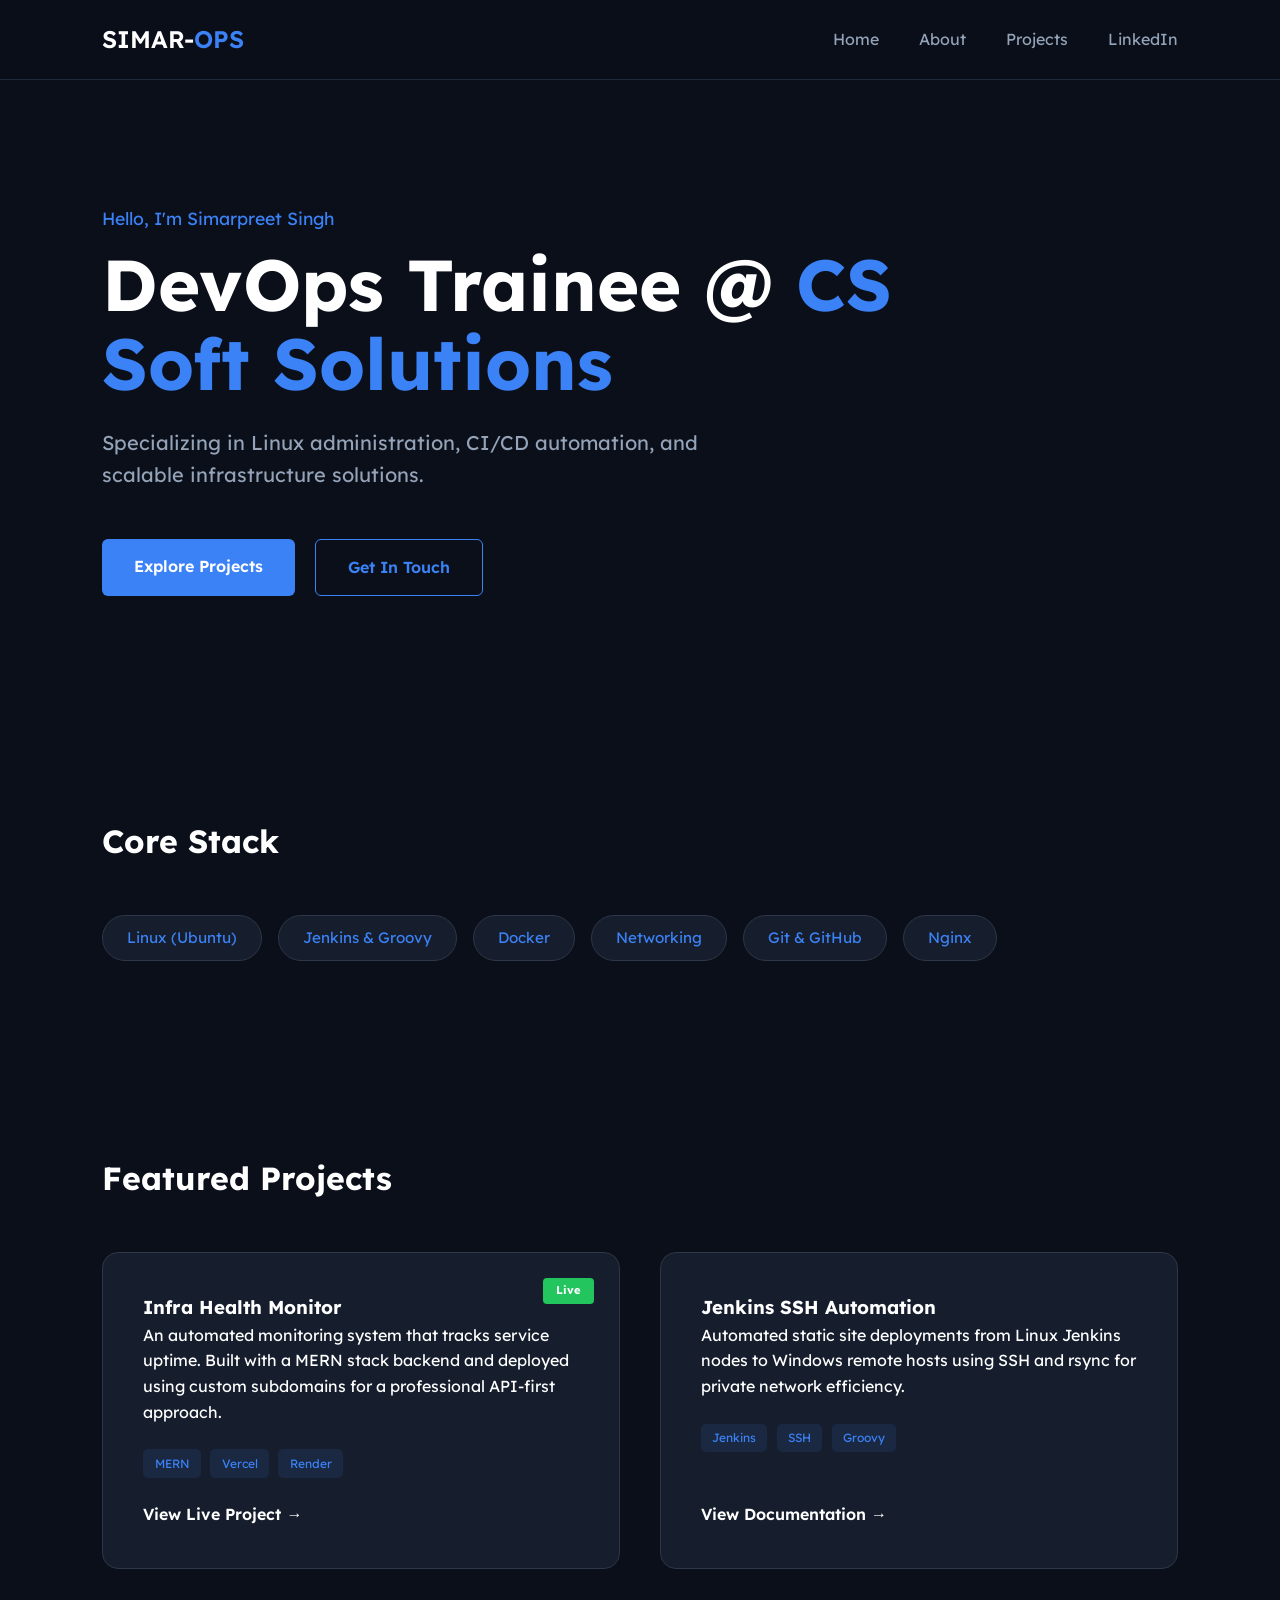
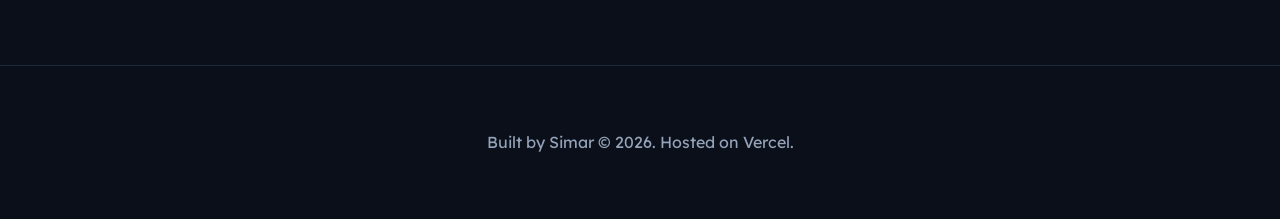
<file: index.html>
<!DOCTYPE html>
<html lang="en">
<head>
    <meta charset="UTF-8">
    <meta name="viewport" content="width=device-width, initial-scale=1.0">
    <title>Simarpreet Singh | DevOps Trainee</title>
    <link href="https://fonts.googleapis.com/css2?family=Lexend:wght@300;400;600&display=swap" rel="stylesheet">
    <link rel="stylesheet" href="style.css">
</head>
<body>

<header>
    <nav>
        <div class="logo">SIMAR-<span>OPS</span></div>        
        <div class="menu-toggle" id="mobile-menu">
            <span class="bar"></span>
            <span class="bar.bar-middle"></span>
            <span class="bar"></span>
        </div>

        <ul class="nav-list">
            <li><a href="index.html">Home</a></li>
            <li><a href="about.html">About</a></li>
            <li><a href="projects.html">Projects</a></li>
            <li><a href="https://www.linkedin.com/in/simar-ops/" target="_blank" rel="noopener noreferrer">LinkedIn</a></li>
        </ul>
    </nav>
</header>    

        
    <main>
        <section id="hero">
            <div class="hero-content">
                <p class="pre-title">Hello, I'm Simarpreet Singh</p>
                <h1>DevOps Trainee @ <span>CS Soft Solutions</span></h1>
                <p class="description">Specializing in Linux administration, CI/CD automation, and scalable infrastructure solutions.</p>
                <div class="hero-btns">
                    <a href="#projects" class="btn">Explore Projects</a>
                    <a href="mailto:simar@simarpreet.in" class="btn secondary">Get In Touch</a>
                </div>
            </div>
        </section>

        <section id="skills">
            <h2>Core Stack</h2>
            <div class="skills-container">
                <div class="skill-tag">Linux (Ubuntu)</div>
                <div class="skill-tag">Jenkins & Groovy</div>
                <div class="skill-tag">Docker</div>
                <div class="skill-tag">Networking</div>
                <div class="skill-tag">Git & GitHub</div>
                <div class="skill-tag">Nginx</div>
            </div>
        </section>

        <section id="projects">
            <h2>Featured Projects</h2>
            <div class="project-grid">
                <div class="project-card">
                    <div class="status-badge">Live</div>
                    <h3>Infra Health Monitor</h3>
                    <p>An automated monitoring system that tracks service uptime. Built with a MERN stack backend and deployed using custom subdomains for a professional API-first approach.</p>
                    <div class="tech-stack">
                        <span>MERN</span> <span>Vercel</span> <span>Render</span>
                    </div>
                    <a href="https://monitor.simarpreet.in" class="project-link" target="_blank">View Live Project →</a>
                </div>

                <div class="project-card">
                    <h3>Jenkins SSH Automation</h3>
                    <p>Automated static site deployments from Linux Jenkins nodes to Windows remote hosts using SSH and rsync for private network efficiency.</p>
                    <div class="tech-stack">
                        <span>Jenkins</span> <span>SSH</span> <span>Groovy</span>
                    </div>
                    <a href="#" class="project-link">View Documentation →</a>
                </div>
            </div>
        </section>
    </main>

    <footer>
        <p>Built by Simar &copy; 2026. Hosted on Vercel.</p>
<script src="script.js"></script>
    </footer>

</body>
</html>
</file>
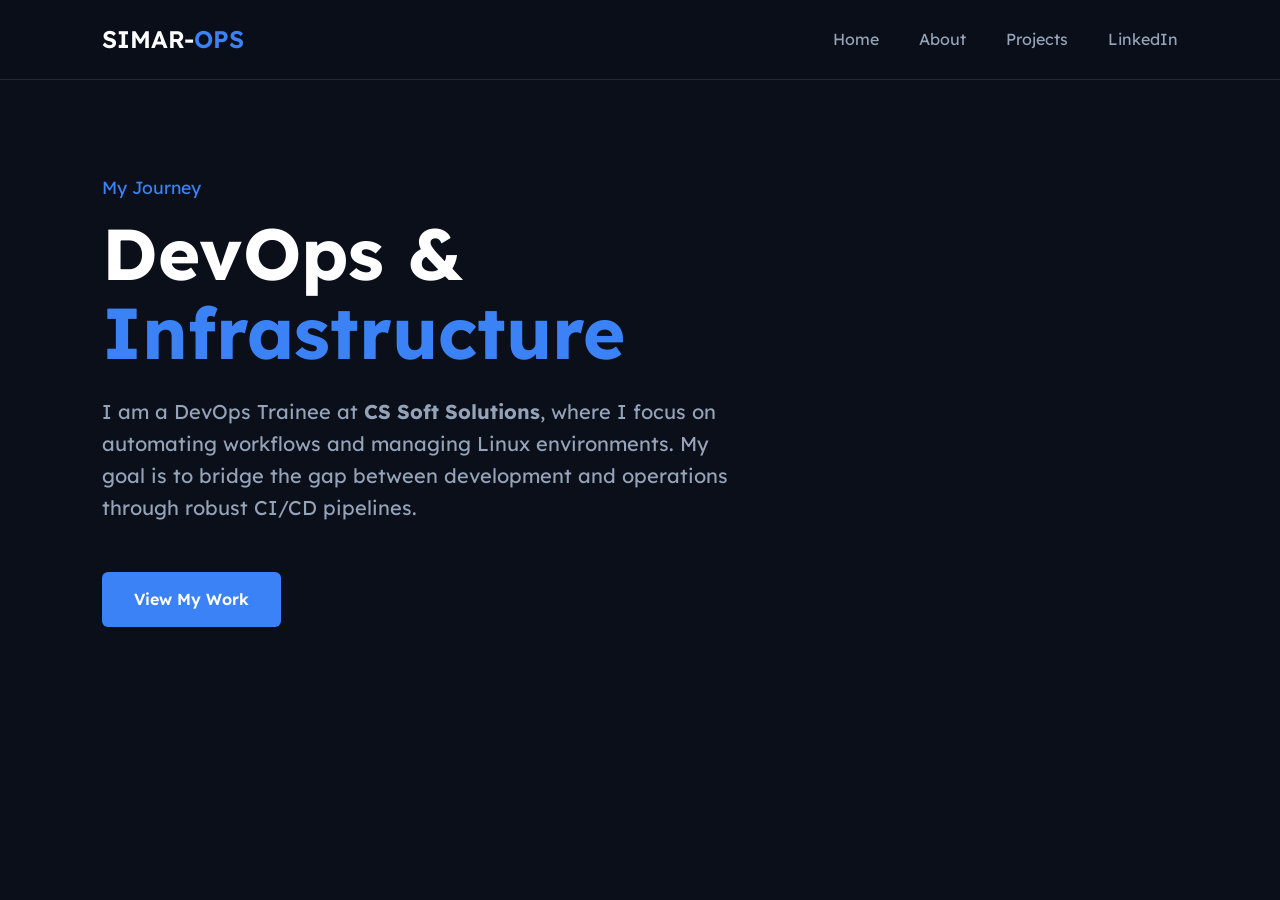
<file: about.html>
<!DOCTYPE html>
<html lang="en">
<head>
    <meta charset="UTF-8">
    <meta name="viewport" content="width=device-width, initial-scale=1.0">
    <title>About | Simarpreet Singh</title>
    <link href="https://fonts.googleapis.com/css2?family=Lexend:wght@300;400;600&display=swap" rel="stylesheet">
    <link rel="stylesheet" href="style.css">
</head>
<body>
    <header>
        <nav>
            <div class="logo">SIMAR-<span>OPS</span></div>
            <div class="menu-toggle" id="mobile-menu">
                <span class="bar"></span>
                <span class="bar"></span>
                <span class="bar"></span>
            </div>
            <ul class="nav-list">
                <li><a href="index.html">Home</a></li>
                <li><a href="about.html">About</a></li>
                <li><a href="projects.html">Projects</a></li>
<li><a href="https://www.linkedin.com/in/simar-ops/" target="_blank" rel="noopener noreferrer">LinkedIn</a></li>
            </ul>
        </nav>
    </header>

    <main id="hero">
        <div class="hero-content">
            <p class="pre-title">My Journey</p>
            <h1>DevOps & <span>Infrastructure</span></h1>
            <p class="description">
                I am a DevOps Trainee at <strong>CS Soft Solutions</strong>, where I focus on automating workflows and managing Linux environments. My goal is to bridge the gap between development and operations through robust CI/CD pipelines.
            </p>
            <div class="hero-btns">
                <a href="projects.html" class="btn">View My Work</a>
            </div>
        </div>
    </main>

    <script src="script.js"></script>
</body>
</html>
</file>
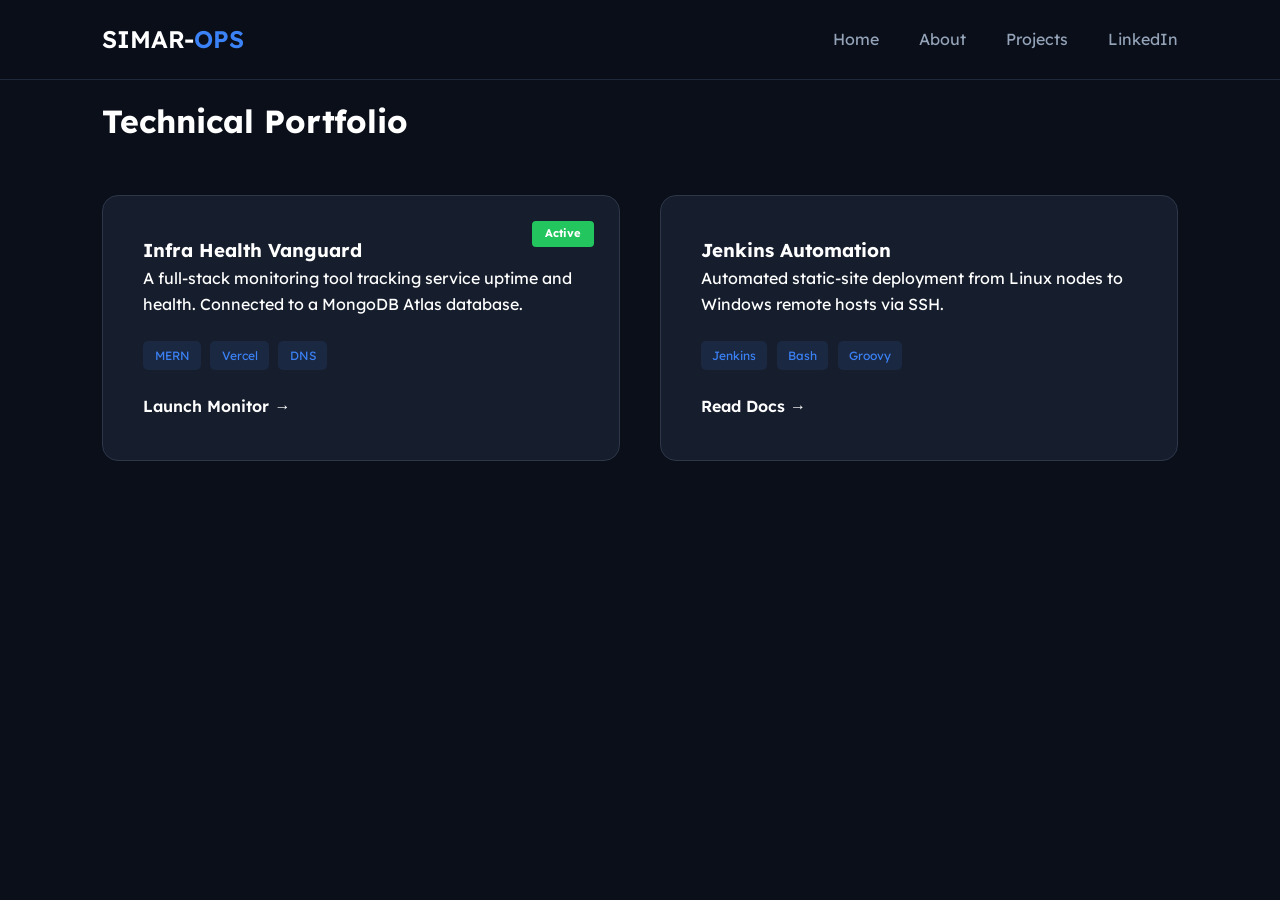
<file: projects.html>
<!DOCTYPE html>
<html lang="en">
<head>
    <meta charset="UTF-8">
    <meta name="viewport" content="width=device-width, initial-scale=1.0">
    <title>Projects | Simarpreet Singh</title>
    <link href="https://fonts.googleapis.com/css2?family=Lexend:wght@300;400;600&display=swap" rel="stylesheet">
    <link rel="stylesheet" href="style.css">
</head>
<body>
    <header>
        <nav>
            <div class="logo">SIMAR-<span>OPS</span></div>
            <div class="menu-toggle" id="mobile-menu">
                <span class="bar"></span>
                <span class="bar"></span>
                <span class="bar"></span>
            </div>
            <ul class="nav-list">
                <li><a href="index.html">Home</a></li>
                <li><a href="about.html">About</a></li>
                <li><a href="projects.html">Projects</a></li>
                <li><a href="https://linkedin.com/..." target="_blank">LinkedIn</a></li>
            </ul>
        </nav>
    </header>

    <section id="projects">
        <h2>Technical <span>Portfolio</span></h2>
        <div class="project-grid">
            <div class="project-card">
                <div class="status-badge">Active</div>
                <h3>Infra Health Vanguard</h3>
                <p>A full-stack monitoring tool tracking service uptime and health. Connected to a MongoDB Atlas database.</p>
                <div class="tech-stack">
                    <span>MERN</span> <span>Vercel</span> <span>DNS</span>
                </div>
                <a href="https://monitor.simarpreet.in" class="project-link" target="_blank">Launch Monitor →</a>
            </div>

            <div class="project-card">
                <h3>Jenkins Automation</h3>
                <p>Automated static-site deployment from Linux nodes to Windows remote hosts via SSH.</p>
                <div class="tech-stack">
                    <span>Jenkins</span> <span>Bash</span> <span>Groovy</span>
                </div>
                <a href="#" class="project-link">Read Docs →</a>
            </div>
        </div>
    </section>

    <script src="script.js"></script>
</body>
</html>
</file>
<file: style.css>
/* --- 1. VARIABLES & RESET --- */
:root {
    --bg-dark: #0a0f1a;
    --card-bg: #161e2d;
    --accent-blue: #3b82f6;
    --text-white: #ffffff;
    --text-gray: #94a3b8;
    --font-main: 'Lexend', sans-serif;
    --nav-height: 80px;
}

* {
    box-sizing: border-box;
    margin: 0;
    padding: 0;
}

body {
    background-color: var(--bg-dark);
    color: var(--text-white);
    font-family: var(--font-main);
    line-height: 1.6;
    scroll-behavior: smooth;
    overflow-x: hidden;
}

/* --- 2. NAVIGATION --- */
header {
    width: 100%;
    height: var(--nav-height);
    background-color: rgba(10, 15, 26, 0.95);
    backdrop-filter: blur(10px);
    position: fixed;
    top: 0;
    z-index: 1000;
    border-bottom: 1px solid #1e293b;
    display: flex;
    align-items: center;
}

nav {
    display: flex;
    justify-content: space-between;
    align-items: center;
    width: 100%;
    padding: 0 8%;
}

.logo {
    font-size: 1.5rem;
    font-weight: 600;
    cursor: pointer;
}

.logo span { color: var(--accent-blue); }

.nav-list {
    display: flex;
    list-style: none;
    gap: 2.5rem;
}

.nav-list a {
    text-decoration: none;
    color: var(--text-gray);
    font-weight: 400;
    transition: 0.3s;
}

.nav-list a:hover { color: var(--accent-blue); }

/* --- 3. MOBILE MENU TOGGLE --- */
.menu-toggle {
    display: none; /* Hidden on Desktop */
    flex-direction: column;
    cursor: pointer;
    gap: 6px;
    z-index: 1001;
}

.bar {
    width: 28px;
    height: 3px;
    background-color: var(--text-white);
    transition: 0.3s ease;
    border-radius: 2px;
}

/* --- 4. HERO SECTION --- */
#hero {
    padding: calc(var(--nav-height) + 5rem) 8% 5rem;
    min-height: 80vh;
    display: flex;
    flex-direction: column;
    justify-content: center;
    max-width: 1100px;
}

.pre-title {
    color: var(--accent-blue);
    font-size: 1.1rem;
    margin-bottom: 0.8rem;
    font-weight: 400;
}

h1 {
    font-size: clamp(2.5rem, 8vw, 4.5rem);
    line-height: 1.1;
    margin-bottom: 1.5rem;
    font-weight: 700;
}

h1 span { color: var(--accent-blue); }

.description {
    font-size: clamp(1rem, 2vw, 1.25rem);
    color: var(--text-gray);
    margin-bottom: 3rem;
    max-width: 650px;
}

.hero-btns {
    display: flex;
    flex-wrap: wrap;
    gap: 1.2rem;
}

.btn {
    padding: 0.9rem 2rem;
    background: var(--accent-blue);
    color: white;
    text-decoration: none;
    border-radius: 6px;
    font-weight: 600;
    transition: all 0.3s ease;
    text-align: center;
}

.btn.secondary {
    background: transparent;
    border: 1px solid var(--accent-blue);
    color: var(--accent-blue);
}

.btn:hover {
    transform: translateY(-4px);
    box-shadow: 0 10px 25px rgba(59, 130, 246, 0.25);
}

/* --- 5. SKILLS & PROJECTS --- */
#skills, #projects { padding: 6rem 8%; }

h2 {
    font-size: 2rem;
    margin-bottom: 3rem;
    position: relative;
}

.skills-container {
    display: flex;
    flex-wrap: wrap;
    gap: 1rem;
}

.skill-tag {
    background: var(--card-bg);
    padding: 0.6rem 1.5rem;
    border: 1px solid #2d3748;
    border-radius: 30px;
    color: var(--accent-blue);
    font-size: 0.95rem;
}

.project-grid {
    display: grid;
    grid-template-columns: repeat(auto-fit, minmax(320px, 1fr));
    gap: 2.5rem;
}

.project-card {
    background: var(--card-bg);
    padding: 2.5rem;
    border-radius: 16px;
    border: 1px solid #2d3748;
    position: relative;
    transition: 0.4s ease;
    display: flex;
    flex-direction: column;
}

.project-card:hover {
    border-color: var(--accent-blue);
    transform: translateY(-10px);
}

.status-badge {
    position: absolute;
    top: 25px;
    right: 25px;
    background: #22c55e;
    color: white;
    padding: 0.25rem 0.8rem;
    border-radius: 4px;
    font-size: 0.7rem;
    font-weight: 700;
}

.tech-stack {
    margin: 1.5rem 0;
    display: flex;
    flex-wrap: wrap;
    gap: 0.6rem;
}

.tech-stack span {
    font-size: 0.75rem;
    color: var(--accent-blue);
    background: rgba(59, 130, 246, 0.1);
    padding: 0.3rem 0.7rem;
    border-radius: 5px;
}

.project-link {
    text-decoration: none;
    color: white;
    font-weight: 600;
    margin-top: auto;
    display: flex;
    align-items: center;
    gap: 5px;
}

/* --- 6. FOOTER --- */
footer {
    padding: 4rem 8%;
    text-align: center;
    color: var(--text-gray);
    border-top: 1px solid #1e293b;
}

/* --- 7. RESPONSIVE MEDIA QUERIES --- */
@media (max-width: 768px) {
    .menu-toggle {
        display: flex; /* Show Hamburger on Mobile */
    }

    .nav-list {
        position: fixed;
        top: var(--nav-height);
        left: -100%; /* Hidden off-screen */
        width: 100%;
        height: calc(100vh - var(--nav-height));
        background-color: var(--bg-dark);
        flex-direction: column;
        align-items: center;
        padding-top: 4rem;
        transition: 0.4s ease-in-out;
        z-index: 999;
    }

    .nav-list.active {
        left: 0; /* Slide in Menu */
    }

    #hero {
        padding-top: 10rem;
        text-align: center;
    }

    .hero-btns {
        justify-content: center;
    }

    .btn {
        width: 100%;
    }

    .project-grid {
        grid-template-columns: 1fr;
    }
}
</file>
